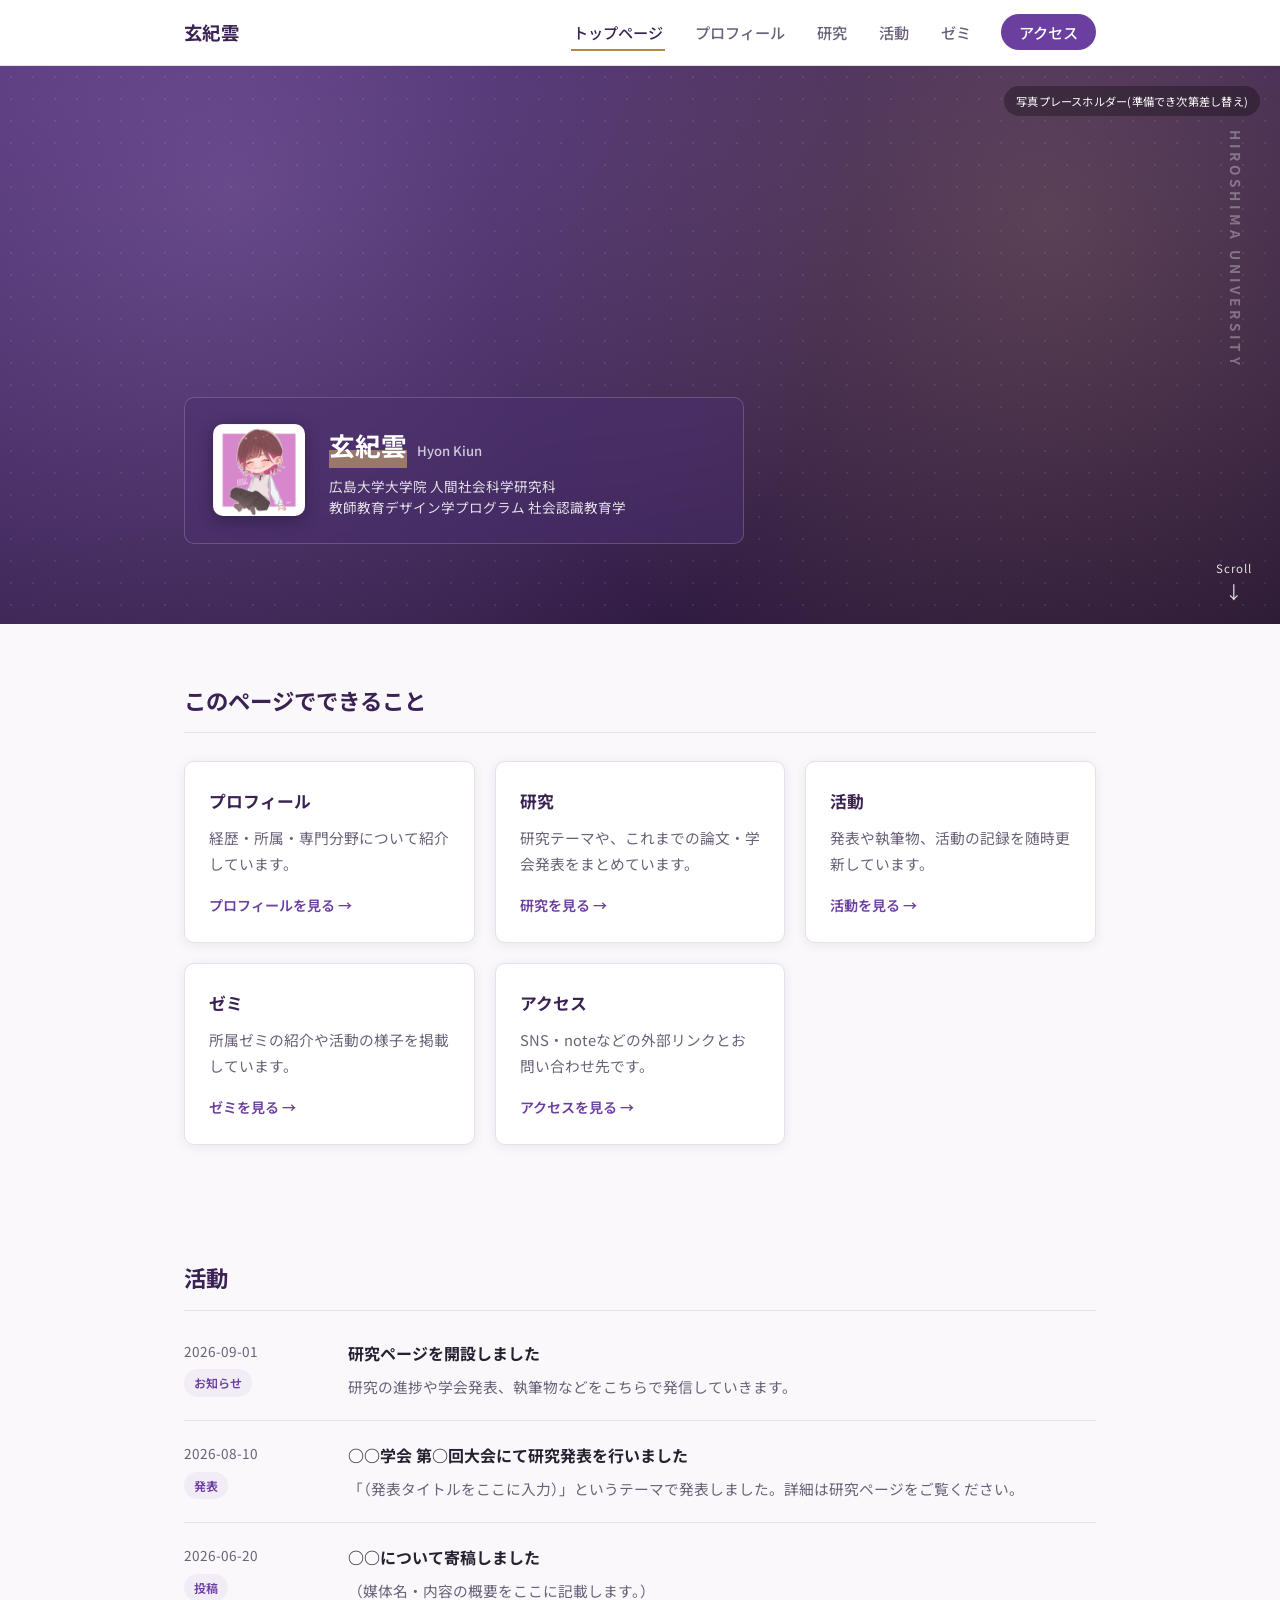
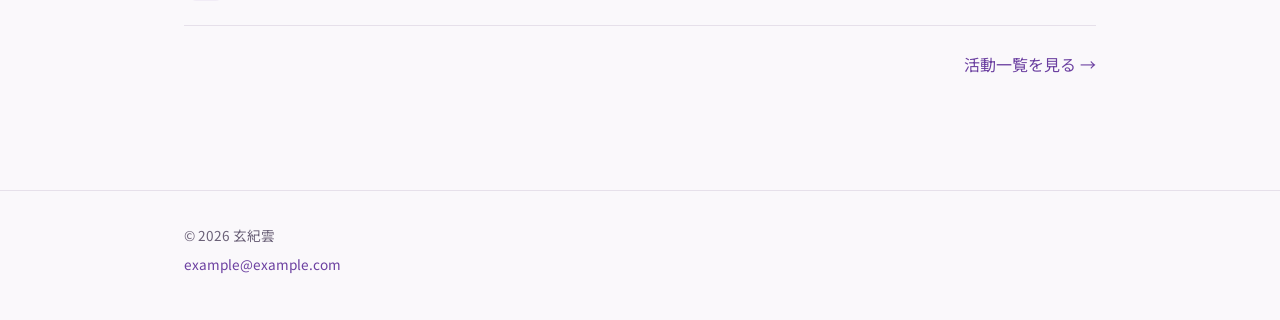
<file: index.html>
<!DOCTYPE html>
<html lang="ja">
<head>
<meta charset="UTF-8">
<meta name="viewport" content="width=device-width, initial-scale=1.0">
<title>玄紀雲の研究ページ</title>
<meta name="description" content="玄紀雲(広島大学大学院 人間社会科学研究科)の研究・活動を紹介するページです。">
<link rel="preconnect" href="https://fonts.googleapis.com">
<link rel="preconnect" href="https://fonts.gstatic.com" crossorigin>
<link href="https://fonts.googleapis.com/css2?family=Noto+Sans+JP:wght@400;500;700&display=swap" rel="stylesheet">
<link rel="stylesheet" href="css/style.css">
</head>
<body>

<header id="site-header"></header>

<section class="hero-photo">
  <span class="hero-photo-note">写真プレースホルダー(準備でき次第差し替え)</span>
  <div class="hero-vertical-text" aria-hidden="true">HIROSHIMA UNIVERSITY</div>
  <div class="hero-photo-inner">
    <div class="hero-tagline-box">
      <div class="hero-intro-photo">
        <img src="images/icon.png" alt="玄紀雲">
      </div>
      <div class="hero-intro-text">
        <h1><span class="hero-intro-highlight">玄紀雲</span> <span class="hero-intro-name-en">Hyon Kiun</span></h1>
        <p class="hero-intro-affiliation">広島大学大学院 人間社会科学研究科<br>教師教育デザイン学プログラム 社会認識教育学</p>
      </div>
    </div>
  </div>
  <a class="scroll-indicator" href="#page-content">
    <span>Scroll</span>
    <span class="scroll-arrow">&darr;</span>
  </a>
</section>

<section class="section" id="page-content">
  <div class="container">
    <h2 class="section-title">このページでできること</h2>
    <div class="card-grid">
      <div class="card reveal">
        <h3>プロフィール</h3>
        <p>経歴・所属・専門分野について紹介しています。</p>
        <a class="more" href="profile.html">プロフィールを見る &rarr;</a>
      </div>
      <div class="card reveal" style="transition-delay:0.05s">
        <h3>研究</h3>
        <p>研究テーマや、これまでの論文・学会発表をまとめています。</p>
        <a class="more" href="research.html">研究を見る &rarr;</a>
      </div>
      <div class="card reveal" style="transition-delay:0.1s">
        <h3>活動</h3>
        <p>発表や執筆物、活動の記録を随時更新しています。</p>
        <a class="more" href="activity.html">活動を見る &rarr;</a>
      </div>
      <div class="card reveal" style="transition-delay:0.15s">
        <h3>ゼミ</h3>
        <p>所属ゼミの紹介や活動の様子を掲載しています。</p>
        <a class="more" href="seminar.html">ゼミを見る &rarr;</a>
      </div>
      <div class="card reveal" style="transition-delay:0.2s">
        <h3>アクセス</h3>
        <p>SNS・noteなどの外部リンクとお問い合わせ先です。</p>
        <a class="more" href="access.html">アクセスを見る &rarr;</a>
      </div>
    </div>
  </div>
</section>

<section class="section">
  <div class="container">
    <h2 class="section-title">活動</h2>
    <ul id="activity-list-preview"></ul>
    <p class="section-footer"><a href="activity.html">活動一覧を見る &rarr;</a></p>
  </div>
</section>

<footer id="site-footer"></footer>

<script src="js/site-config.js"></script>
<script src="js/activity-data.js"></script>
<script src="js/research-data.js"></script>
<script src="js/common.js"></script>
</body>
</html>
</file>
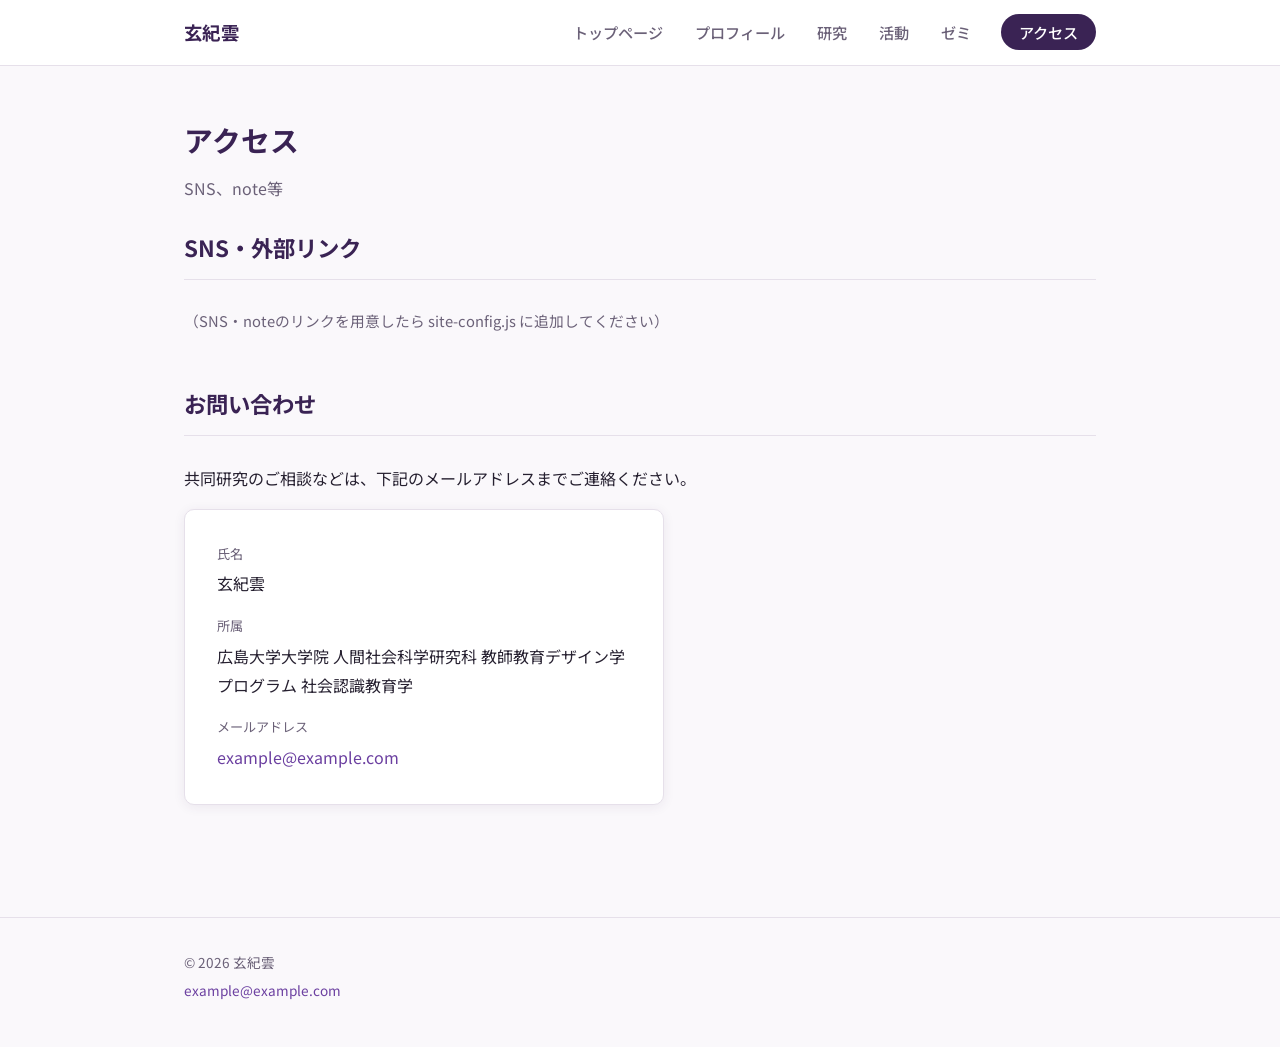
<file: access.html>
<!DOCTYPE html>
<html lang="ja">
<head>
<meta charset="UTF-8">
<meta name="viewport" content="width=device-width, initial-scale=1.0">
<title>アクセス | 玄紀雲の研究ページ</title>
<link rel="preconnect" href="https://fonts.googleapis.com">
<link rel="preconnect" href="https://fonts.gstatic.com" crossorigin>
<link href="https://fonts.googleapis.com/css2?family=Noto+Sans+JP:wght@400;500;700&display=swap" rel="stylesheet">
<link rel="stylesheet" href="css/style.css">
</head>
<body>

<header id="site-header"></header>

<div class="page-header">
  <h1>アクセス</h1>
  <p>SNS、note等</p>
</div>

<section class="section" style="padding-top:0;">
  <div class="container">
    <h2 class="section-title">SNS・外部リンク</h2>
    <ul id="sns-list" class="sns-list"></ul>

    <h2 class="section-title" style="margin-top:48px;">お問い合わせ</h2>
    <p>共同研究のご相談などは、下記のメールアドレスまでご連絡ください。</p>

    <dl class="contact-card reveal">
      <dt>氏名</dt>
      <dd id="contact-name"></dd>
      <dt>所属</dt>
      <dd id="contact-affiliation"></dd>
      <dt>メールアドレス</dt>
      <dd><a id="contact-email" href="#"></a></dd>
    </dl>
  </div>
</section>

<footer id="site-footer"></footer>

<script src="js/site-config.js"></script>
<script src="js/common.js"></script>
<script>
  document.addEventListener("DOMContentLoaded", () => {
    document.getElementById("contact-name").textContent = SITE_CONFIG.personName;
    document.getElementById("contact-affiliation").textContent = SITE_CONFIG.affiliation;
    const emailEl = document.getElementById("contact-email");
    emailEl.textContent = SITE_CONFIG.email;
    emailEl.href = "mailto:" + SITE_CONFIG.email;

    const snsLabels = { twitter: "X (Twitter)", note: "note", researchmap: "researchmap" };
    const snsListEl = document.getElementById("sns-list");
    const entries = Object.entries(SITE_CONFIG.sns).filter(([, url]) => url);

    if (entries.length === 0) {
      snsListEl.innerHTML = `<p class="empty">（SNS・noteのリンクを用意したら site-config.js に追加してください）</p>`;
    } else {
      snsListEl.innerHTML = entries
        .map(
          ([key, url]) => `<li><a href="${url}" target="_blank" rel="noopener">${snsLabels[key] || key}</a></li>`
        )
        .join("");
    }
  });
</script>
</body>
</html>
</file>
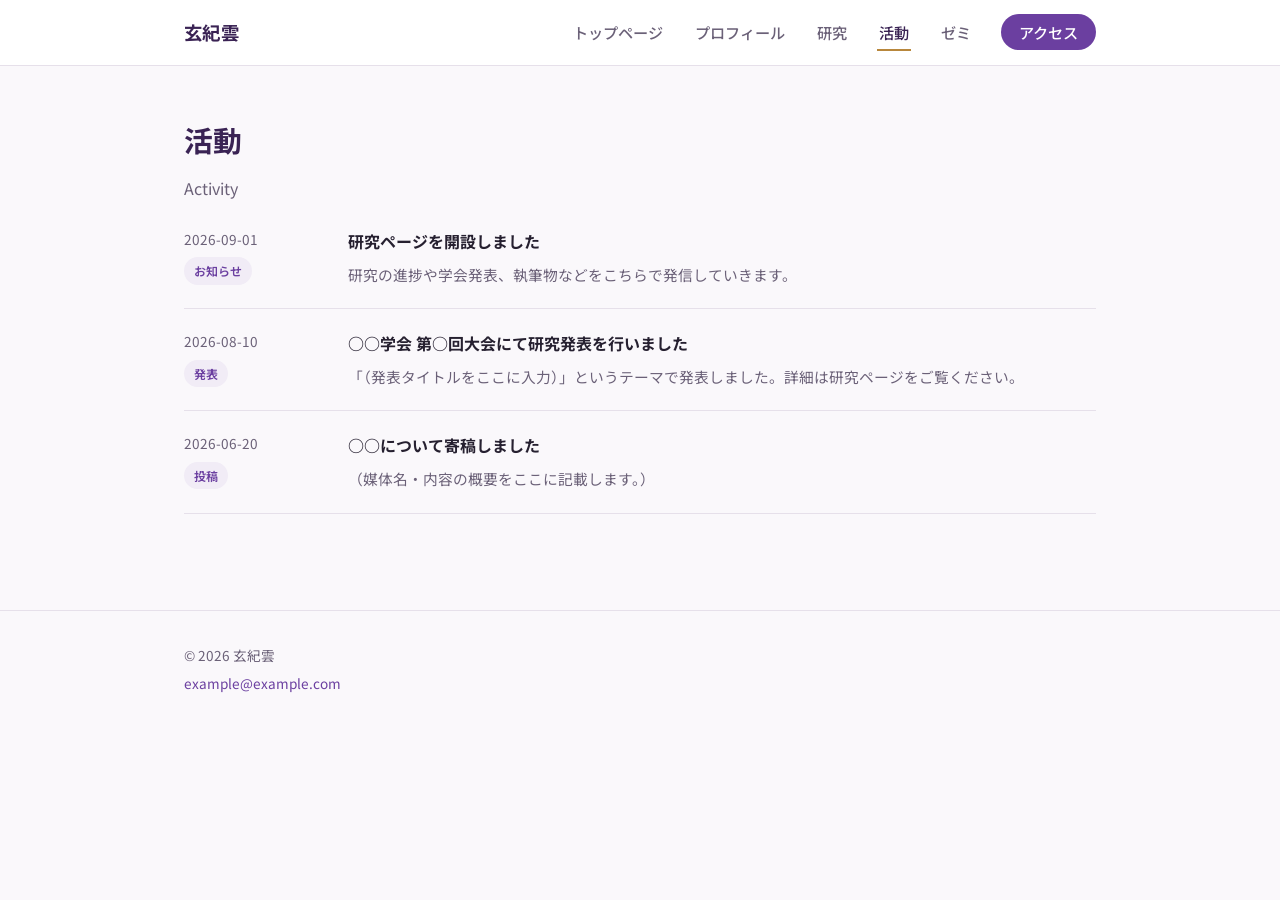
<file: activity.html>
<!DOCTYPE html>
<html lang="ja">
<head>
<meta charset="UTF-8">
<meta name="viewport" content="width=device-width, initial-scale=1.0">
<title>活動 | 玄紀雲の研究ページ</title>
<link rel="preconnect" href="https://fonts.googleapis.com">
<link rel="preconnect" href="https://fonts.gstatic.com" crossorigin>
<link href="https://fonts.googleapis.com/css2?family=Noto+Sans+JP:wght@400;500;700&display=swap" rel="stylesheet">
<link rel="stylesheet" href="css/style.css">
</head>
<body>

<header id="site-header"></header>

<div class="page-header">
  <h1>活動</h1>
  <p>Activity</p>
</div>

<section class="section" style="padding-top:0;">
  <div class="container">
    <ul id="activity-list-full"></ul>
  </div>
</section>

<footer id="site-footer"></footer>

<script src="js/site-config.js"></script>
<script src="js/activity-data.js"></script>
<script src="js/common.js"></script>
</body>
</html>
</file>
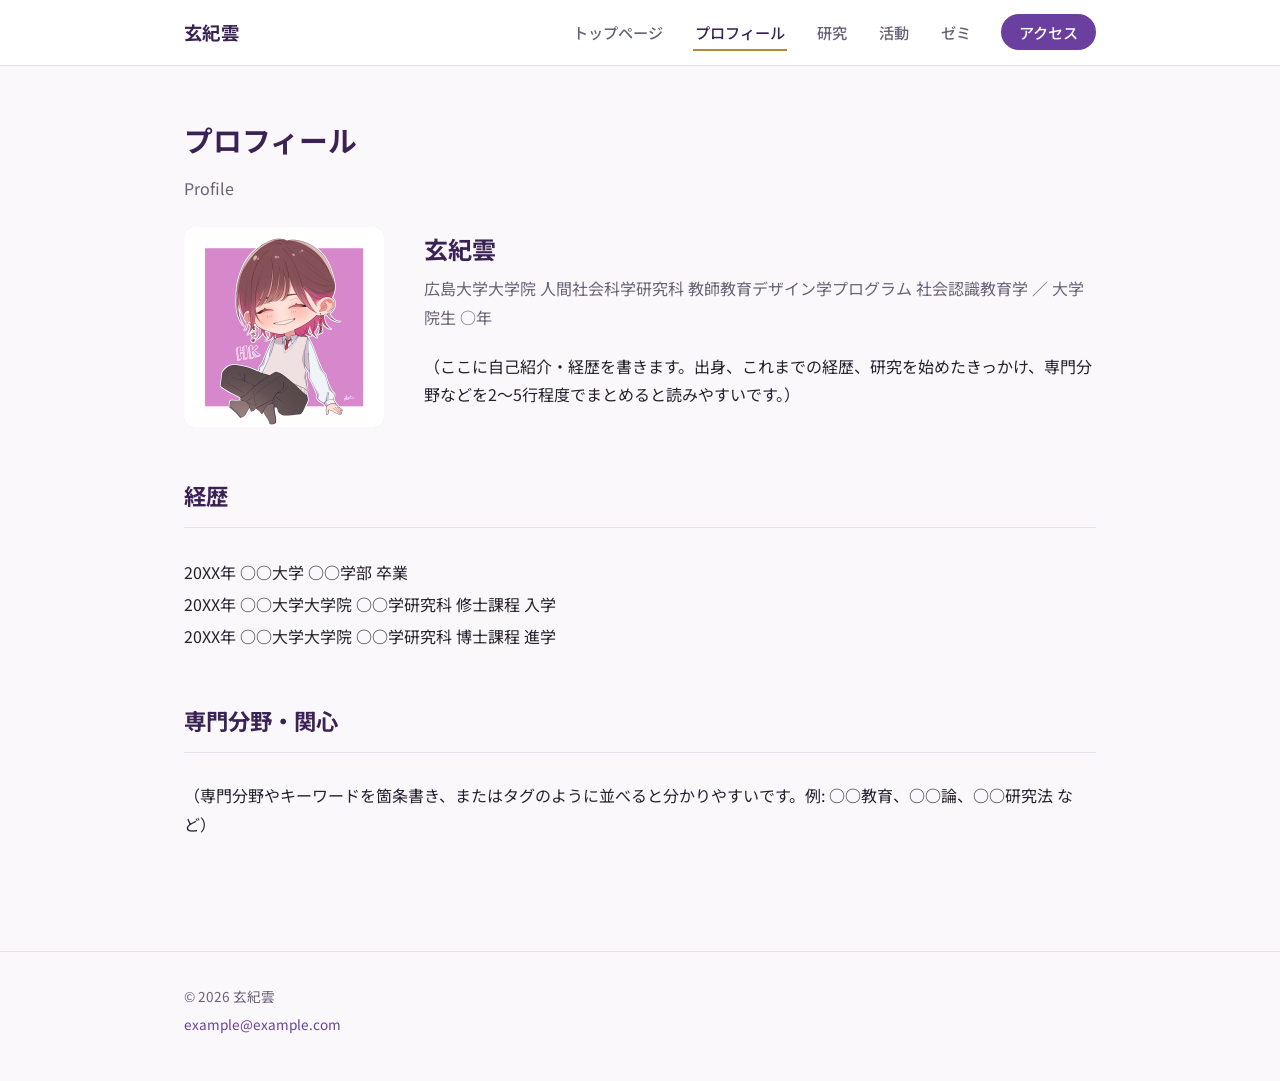
<file: profile.html>
<!DOCTYPE html>
<html lang="ja">
<head>
<meta charset="UTF-8">
<meta name="viewport" content="width=device-width, initial-scale=1.0">
<title>プロフィール | 玄紀雲の研究ページ</title>
<link rel="preconnect" href="https://fonts.googleapis.com">
<link rel="preconnect" href="https://fonts.gstatic.com" crossorigin>
<link href="https://fonts.googleapis.com/css2?family=Noto+Sans+JP:wght@400;500;700&display=swap" rel="stylesheet">
<link rel="stylesheet" href="css/style.css">
</head>
<body>

<header id="site-header"></header>

<div class="page-header">
  <h1>プロフィール</h1>
  <p>Profile</p>
</div>

<section class="section" style="padding-top:0;">
  <div class="container">
    <div class="profile-layout reveal">
      <div class="profile-photo"><img src="images/icon.png" alt="玄紀雲"></div>
      <div class="profile-info">
        <h2 id="profile-name"></h2>
        <p class="affiliation" id="profile-affiliation"></p>
        <p class="intro">（ここに自己紹介・経歴を書きます。出身、これまでの経歴、研究を始めたきっかけ、専門分野などを2〜5行程度でまとめると読みやすいです。）</p>
      </div>
    </div>

    <h2 class="section-title" style="margin-top:48px;">経歴</h2>
    <ul class="reveal" style="line-height:2;">
      <li>20XX年 ○○大学 ○○学部 卒業</li>
      <li>20XX年 ○○大学大学院 ○○学研究科 修士課程 入学</li>
      <li>20XX年 ○○大学大学院 ○○学研究科 博士課程 進学</li>
    </ul>

    <h2 class="section-title" style="margin-top:48px;">専門分野・関心</h2>
    <p class="reveal">（専門分野やキーワードを箇条書き、またはタグのように並べると分かりやすいです。例: ○○教育、○○論、○○研究法 など）</p>
  </div>
</section>

<footer id="site-footer"></footer>

<script src="js/site-config.js"></script>
<script src="js/common.js"></script>
<script>
  document.addEventListener("DOMContentLoaded", () => {
    document.getElementById("profile-name").textContent = SITE_CONFIG.personName;
    document.getElementById("profile-affiliation").textContent =
      SITE_CONFIG.affiliation + " ／ " + SITE_CONFIG.status;
  });
</script>
</body>
</html>
</file>
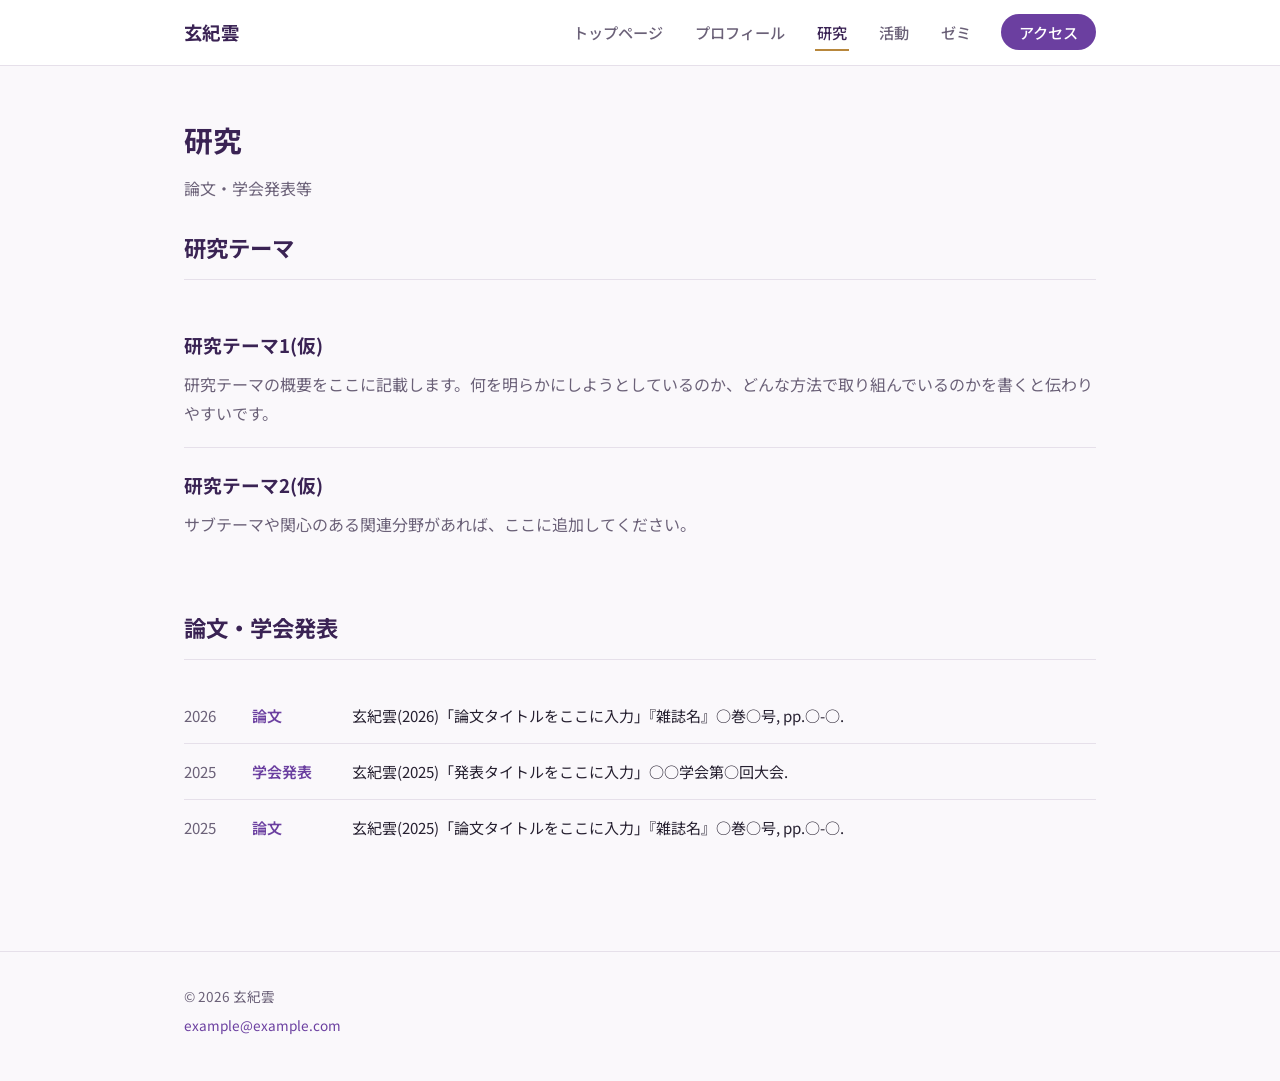
<file: research.html>
<!DOCTYPE html>
<html lang="ja">
<head>
<meta charset="UTF-8">
<meta name="viewport" content="width=device-width, initial-scale=1.0">
<title>研究 | 玄紀雲の研究ページ</title>
<link rel="preconnect" href="https://fonts.googleapis.com">
<link rel="preconnect" href="https://fonts.gstatic.com" crossorigin>
<link href="https://fonts.googleapis.com/css2?family=Noto+Sans+JP:wght@400;500;700&display=swap" rel="stylesheet">
<link rel="stylesheet" href="css/style.css">
</head>
<body>

<header id="site-header"></header>

<div class="page-header">
  <h1>研究</h1>
  <p>論文・学会発表等</p>
</div>

<section class="section" style="padding-top:0;">
  <div class="container">
    <h2 class="section-title">研究テーマ</h2>
    <div id="research-themes"></div>

    <h2 class="section-title" style="margin-top:48px;">論文・学会発表</h2>
    <ul id="publications-list"></ul>
  </div>
</section>

<footer id="site-footer"></footer>

<script src="js/site-config.js"></script>
<script src="js/research-data.js"></script>
<script src="js/common.js"></script>
</body>
</html>
</file>
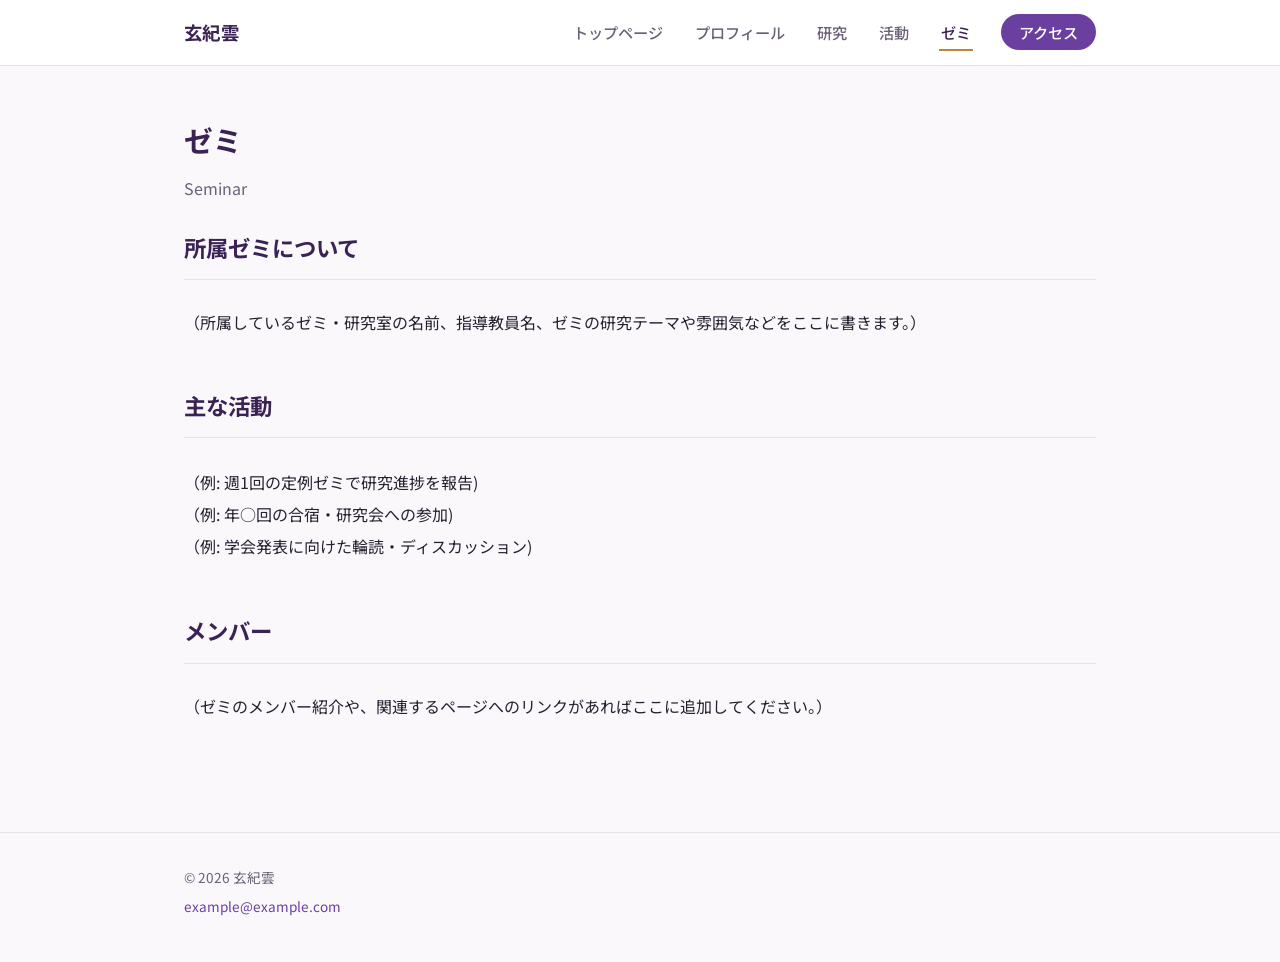
<file: seminar.html>
<!DOCTYPE html>
<html lang="ja">
<head>
<meta charset="UTF-8">
<meta name="viewport" content="width=device-width, initial-scale=1.0">
<title>ゼミ | 玄紀雲の研究ページ</title>
<link rel="preconnect" href="https://fonts.googleapis.com">
<link rel="preconnect" href="https://fonts.gstatic.com" crossorigin>
<link href="https://fonts.googleapis.com/css2?family=Noto+Sans+JP:wght@400;500;700&display=swap" rel="stylesheet">
<link rel="stylesheet" href="css/style.css">
</head>
<body>

<header id="site-header"></header>

<div class="page-header">
  <h1>ゼミ</h1>
  <p>Seminar</p>
</div>

<section class="section" style="padding-top:0;">
  <div class="container">
    <h2 class="section-title">所属ゼミについて</h2>
    <p class="reveal">（所属しているゼミ・研究室の名前、指導教員名、ゼミの研究テーマや雰囲気などをここに書きます。）</p>

    <h2 class="section-title" style="margin-top:48px;">主な活動</h2>
    <ul class="reveal" style="line-height:2;">
      <li>（例: 週1回の定例ゼミで研究進捗を報告)</li>
      <li>（例: 年○回の合宿・研究会への参加)</li>
      <li>（例: 学会発表に向けた輪読・ディスカッション)</li>
    </ul>

    <h2 class="section-title" style="margin-top:48px;">メンバー</h2>
    <p class="reveal">（ゼミのメンバー紹介や、関連するページへのリンクがあればここに追加してください。）</p>
  </div>
</section>

<footer id="site-footer"></footer>

<script src="js/site-config.js"></script>
<script src="js/common.js"></script>
</body>
</html>
</file>
<file: css/style.css>
/* ==========================================================
   基本設定
   ========================================================== */
:root {
  /* ヒーロー(トップの紫の帯)専用。テーマが変わっても固定です */
  --color-hero-from: #4b2e6f;
  --color-hero-to: #271534;

  /* ページ全体のトークン。ライト/ダークで下記のブロックにより切り替わります */
  --color-bg: #faf8fb;
  --color-surface: #ffffff;
  --color-text: #262030;
  --color-text-soft: #6b6178;
  --color-border: #e6e0ea;
  --color-heading: #3a2354;
  --color-link: #6b3fa0;
  --color-accent: #b8873c;
  --color-badge-bg: #f1ecf6;
  --color-photo-placeholder: #e6e0ea;
  --shadow: 0 2px 12px rgba(58, 35, 84, 0.08);
  --shadow-hover: 0 6px 20px rgba(58, 35, 84, 0.14);

  --max-width: 960px;
  --radius: 10px;
}

@media (prefers-color-scheme: dark) {
  :root:not([data-theme="light"]) {
    --color-bg: #17121f;
    --color-surface: #201a2c;
    --color-text: #ece7f2;
    --color-text-soft: #b0a7c2;
    --color-border: #352a44;
    --color-heading: #e9defa;
    --color-link: #b48ee0;
    --color-accent: #d9b46a;
    --color-badge-bg: #2c2338;
    --color-photo-placeholder: #2c2338;
    --shadow: 0 2px 14px rgba(0, 0, 0, 0.35);
    --shadow-hover: 0 8px 24px rgba(0, 0, 0, 0.45);
  }
}

:root[data-theme="dark"] {
  --color-bg: #17121f;
  --color-surface: #201a2c;
  --color-text: #ece7f2;
  --color-text-soft: #b0a7c2;
  --color-border: #352a44;
  --color-heading: #e9defa;
  --color-link: #b48ee0;
  --color-accent: #d9b46a;
  --color-badge-bg: #2c2338;
  --color-photo-placeholder: #2c2338;
  --shadow: 0 2px 14px rgba(0, 0, 0, 0.35);
  --shadow-hover: 0 8px 24px rgba(0, 0, 0, 0.45);
}

* {
  box-sizing: border-box;
}

html {
  scroll-behavior: smooth;
}

body {
  margin: 0;
  font-family: "Noto Sans JP", "Hiragino Sans", "Yu Gothic", sans-serif;
  color: var(--color-text);
  background: var(--color-bg);
  line-height: 1.8;
  -webkit-font-smoothing: antialiased;
}

img {
  max-width: 100%;
  display: block;
}

a {
  color: var(--color-link);
  text-decoration: none;
}

a:hover {
  text-decoration: underline;
}

ul {
  list-style: none;
  margin: 0;
  padding: 0;
}

.container {
  max-width: var(--max-width);
  margin: 0 auto;
  padding: 0 24px;
}

/* ==========================================================
   ヘッダー
   ========================================================== */
#site-header {
  position: sticky;
  top: 0;
  z-index: 100;
  background: var(--color-surface);
  border-bottom: 1px solid var(--color-border);
}

.header-inner {
  max-width: var(--max-width);
  margin: 0 auto;
  padding: 16px 24px;
  display: flex;
  align-items: center;
  justify-content: space-between;
}

.brand {
  font-size: 1.15rem;
  font-weight: 700;
  color: var(--color-heading);
  letter-spacing: 0.02em;
}

.brand:hover {
  text-decoration: none;
}

.site-nav ul {
  display: flex;
  gap: 28px;
}

.site-nav a {
  color: var(--color-text-soft);
  font-size: 0.95rem;
  font-weight: 500;
  padding: 6px 2px;
  border-bottom: 2px solid transparent;
  transition: color 0.15s ease, border-color 0.15s ease;
}

.site-nav a:hover {
  color: var(--color-heading);
  text-decoration: none;
}

.site-nav a.active {
  color: var(--color-heading);
  border-bottom-color: var(--color-accent);
}

.site-nav a.nav-cta {
  color: #fff;
  background: var(--color-link);
  padding: 7px 18px;
  border-radius: 999px;
  border-bottom: none;
}

.site-nav a.nav-cta:hover {
  color: #fff;
  background: var(--color-heading);
}

.site-nav a.nav-cta.active {
  color: #fff;
  background: var(--color-heading);
  border-bottom: none;
}

.nav-toggle {
  display: none;
  flex-direction: column;
  justify-content: center;
  gap: 5px;
  width: 32px;
  height: 32px;
  background: none;
  border: none;
  cursor: pointer;
  padding: 0;
}

.nav-toggle span {
  display: block;
  height: 2px;
  background: var(--color-heading);
  border-radius: 1px;
}

/* ==========================================================
   ヒーロー(トップページ上部・写真プレースホルダー)
   実際の写真ができたら .hero-photo の background を
   画像に差し替えてください(下の解説コメント参照)。
   ========================================================== */
.hero-photo {
  position: relative;
  min-height: 62vh;
  display: flex;
  align-items: flex-end;
  overflow: hidden;
  color: #fff;

  /* ↓ここが写真の代わりのプレースホルダー背景です。
     実際の写真を使う場合は例えば次のように書き換えます:
     background: linear-gradient(180deg, rgba(20,10,30,.45), rgba(20,10,30,.7)),
                 url("images/hero.jpg") center/cover no-repeat; */
  background: radial-gradient(circle at 18% 22%, rgba(180, 143, 224, 0.32), transparent 55%),
    radial-gradient(circle at 82% 28%, rgba(217, 180, 106, 0.22), transparent 50%),
    linear-gradient(160deg, var(--color-hero-from) 0%, var(--color-hero-to) 100%);
}

.hero-photo::after {
  content: "";
  position: absolute;
  inset: 0;
  background-image: radial-gradient(rgba(255, 255, 255, 0.08) 1px, transparent 1px);
  background-size: 22px 22px;
  pointer-events: none;
}

.hero-photo-note {
  position: absolute;
  top: 20px;
  right: 20px;
  z-index: 2;
  font-size: 0.7rem;
  color: #fff;
  background: rgba(0, 0, 0, 0.3);
  padding: 5px 12px;
  border-radius: 999px;
  letter-spacing: 0.02em;
}

.hero-vertical-text {
  position: absolute;
  top: 64px;
  right: 32px;
  z-index: 1;
  writing-mode: vertical-rl;
  font-size: 0.85rem;
  letter-spacing: 0.3em;
  color: rgba(255, 255, 255, 0.32);
  font-weight: 700;
  user-select: none;
}

.hero-photo-inner {
  position: relative;
  z-index: 2;
  max-width: var(--max-width);
  margin: 0 auto;
  width: 100%;
  padding: 0 24px;
}

.hero-tagline-box {
  background: rgba(75, 46, 111, 0.5);
  backdrop-filter: blur(10px);
  -webkit-backdrop-filter: blur(10px);
  border: 1px solid rgba(255, 255, 255, 0.18);
  padding: 24px 28px;
  margin: 0 0 80px;
  max-width: 560px;
  border-radius: 10px;
  display: flex;
  align-items: center;
  gap: 24px;
}

.hero-intro-photo {
  flex: 0 0 92px;
  width: 92px;
  height: 92px;
  border-radius: 10px;
  overflow: hidden;
  box-shadow: 0 4px 16px rgba(0, 0, 0, 0.3);
}

.hero-intro-photo img {
  width: 100%;
  height: 100%;
  object-fit: cover;
}

.hero-intro-text h1 {
  display: flex;
  align-items: baseline;
  flex-wrap: wrap;
  gap: 10px;
  font-size: clamp(1.2rem, 2.4vw, 1.6rem);
  margin: 0 0 8px;
  color: #fff;
}

.hero-intro-highlight {
  background: linear-gradient(transparent 60%, rgba(217, 180, 106, 0.55) 60%);
}

.hero-intro-name-en {
  font-size: 0.82rem;
  font-weight: 500;
  color: rgba(255, 255, 255, 0.75);
}

.hero-intro-affiliation {
  margin: 0;
  font-size: 0.85rem;
  color: rgba(255, 255, 255, 0.85);
  line-height: 1.6;
}

.scroll-indicator {
  position: absolute;
  right: 28px;
  bottom: 24px;
  z-index: 2;
  display: flex;
  flex-direction: column;
  align-items: center;
  gap: 4px;
  color: rgba(255, 255, 255, 0.85);
  font-size: 0.72rem;
  letter-spacing: 0.08em;
}

.scroll-indicator:hover {
  color: #fff;
  text-decoration: none;
}

.scroll-arrow {
  font-size: 1.1rem;
  line-height: 1;
}

@media (prefers-reduced-motion: no-preference) {
  .scroll-arrow {
    animation: bounceDown 1.6s ease-in-out infinite;
  }
}

@keyframes bounceDown {
  0%,
  100% {
    transform: translateY(0);
  }
  50% {
    transform: translateY(6px);
  }
}

/* ==========================================================
   共通セクション
   ========================================================== */
.section {
  padding: 56px 24px;
}

.section-title {
  font-size: 1.4rem;
  font-weight: 700;
  color: var(--color-heading);
  margin: 0 0 28px;
  padding-bottom: 12px;
  border-bottom: 1px solid var(--color-border);
}

.page-header {
  padding: 48px 24px 24px;
  max-width: var(--max-width);
  margin: 0 auto;
}

.page-header h1 {
  font-size: 1.8rem;
  color: var(--color-heading);
  margin: 0 0 8px;
}

.page-header p {
  color: var(--color-text-soft);
  margin: 0;
}

/* ==========================================================
   カード(トップページの案内リンクなど)
   ========================================================== */
.card-grid {
  display: grid;
  grid-template-columns: repeat(auto-fit, minmax(220px, 1fr));
  gap: 20px;
}

.card {
  background: var(--color-surface);
  border: 1px solid var(--color-border);
  border-radius: var(--radius);
  padding: 24px;
  box-shadow: var(--shadow);
  transition: transform 0.15s ease, box-shadow 0.15s ease;
}

.card:hover {
  transform: translateY(-2px);
  box-shadow: var(--shadow-hover);
}

.card h3 {
  margin: 0 0 8px;
  color: var(--color-heading);
  font-size: 1.05rem;
}

.card p {
  margin: 0 0 12px;
  color: var(--color-text-soft);
  font-size: 0.92rem;
}

.card a.more {
  font-size: 0.88rem;
  font-weight: 600;
}

/* ==========================================================
   お知らせ一覧
   ========================================================== */
.news-item {
  display: flex;
  gap: 24px;
  padding: 20px 0;
  border-bottom: 1px solid var(--color-border);
}

.news-item:first-child {
  padding-top: 0;
}

.news-meta {
  flex: 0 0 140px;
  display: flex;
  flex-direction: column;
  gap: 6px;
}

.news-date {
  font-size: 0.85rem;
  color: var(--color-text-soft);
}

.news-category {
  display: inline-block;
  font-size: 0.75rem;
  font-weight: 600;
  color: var(--color-link);
  background: var(--color-badge-bg);
  border-radius: 999px;
  padding: 3px 10px;
  width: fit-content;
}

.news-body h3 {
  margin: 0 0 6px;
  font-size: 1rem;
  color: var(--color-text);
}

.news-body p {
  margin: 0;
  color: var(--color-text-soft);
  font-size: 0.92rem;
}

.section-footer {
  margin-top: 24px;
  text-align: right;
}

/* ==========================================================
   プロフィールページ
   ========================================================== */
.profile-layout {
  display: grid;
  grid-template-columns: 200px 1fr;
  gap: 40px;
  align-items: start;
}

.profile-photo {
  width: 200px;
  height: 200px;
  border-radius: var(--radius);
  background: var(--color-photo-placeholder);
  display: flex;
  align-items: center;
  justify-content: center;
  color: var(--color-text-soft);
  font-size: 0.85rem;
  text-align: center;
  overflow: hidden;
}

.profile-photo img {
  width: 100%;
  height: 100%;
  object-fit: cover;
}

.profile-info h2 {
  margin: 0 0 4px;
  color: var(--color-heading);
}

.profile-info .affiliation {
  color: var(--color-text-soft);
  margin: 0 0 20px;
}

.profile-info .intro {
  white-space: pre-line;
}

/* ==========================================================
   研究・業績ページ
   ========================================================== */
.research-theme {
  padding: 20px 0;
  border-bottom: 1px solid var(--color-border);
}

.research-theme:last-child {
  border-bottom: none;
}

.research-theme h3 {
  margin: 0 0 8px;
  color: var(--color-heading);
}

.research-theme p {
  margin: 0;
  color: var(--color-text-soft);
}

.pub-item {
  display: flex;
  gap: 16px;
  padding: 14px 0;
  border-bottom: 1px solid var(--color-border);
  font-size: 0.94rem;
}

.pub-item:last-child {
  border-bottom: none;
}

.pub-year {
  flex: 0 0 52px;
  color: var(--color-text-soft);
}

.pub-type {
  flex: 0 0 84px;
  color: var(--color-link);
  font-weight: 600;
}

.pub-text {
  flex: 1;
}

/* ==========================================================
   アクセスページ(SNS一覧・連絡先)
   ========================================================== */
.sns-list li {
  padding: 14px 0;
  border-bottom: 1px solid var(--color-border);
  font-size: 1rem;
}

.sns-list li:last-child {
  border-bottom: none;
}

.sns-list .empty {
  color: var(--color-text-soft);
  font-size: 0.92rem;
}

.contact-card {
  background: var(--color-surface);
  border: 1px solid var(--color-border);
  border-radius: var(--radius);
  padding: 32px;
  box-shadow: var(--shadow);
  max-width: 480px;
}

.contact-card dt {
  font-size: 0.82rem;
  color: var(--color-text-soft);
  margin-top: 16px;
}

.contact-card dt:first-child {
  margin-top: 0;
}

.contact-card dd {
  margin: 4px 0 0;
  font-size: 1rem;
}

/* ==========================================================
   フッター
   ========================================================== */
#site-footer {
  border-top: 1px solid var(--color-border);
  margin-top: 40px;
}

.footer-inner {
  max-width: var(--max-width);
  margin: 0 auto;
  padding: 28px 24px 40px;
  color: var(--color-text-soft);
  font-size: 0.85rem;
}

.footer-inner p {
  margin: 4px 0;
}

/* ==========================================================
   動きの演出(スクロールで要素がふわっと表示される)
   .reveal を付けた要素は、画面内に入ったタイミングで
   js/common.js の setupScrollReveal() が is-visible を付与します。
   ========================================================== */
@media (prefers-reduced-motion: no-preference) {
  .reveal {
    opacity: 0;
    transform: translateY(16px);
    transition: opacity 0.5s ease, transform 0.5s ease;
  }

  .reveal.is-visible {
    opacity: 1;
    transform: translateY(0);
  }
}

/* ==========================================================
   レスポンシブ(スマートフォン)
   ========================================================== */
@media (max-width: 720px) {
  .nav-toggle {
    display: flex;
  }

  .site-nav {
    position: absolute;
    top: 100%;
    left: 0;
    right: 0;
    background: var(--color-surface);
    border-bottom: 1px solid var(--color-border);
    display: none;
  }

  .site-nav.open {
    display: block;
  }

  .site-nav ul {
    flex-direction: column;
    padding: 8px 24px 16px;
    gap: 4px;
  }

  .site-nav a {
    display: block;
    padding: 10px 0;
    border-bottom: none;
  }

  .profile-layout {
    grid-template-columns: 1fr;
  }

  .profile-photo {
    width: 140px;
    height: 140px;
  }

  .news-item {
    flex-direction: column;
    gap: 8px;
  }

  .news-meta {
    flex-direction: row;
    align-items: center;
  }

  .hero-photo {
    min-height: 52vh;
  }

  .hero-vertical-text {
    display: none;
  }

  .hero-tagline-box {
    padding: 18px 20px;
    margin-bottom: 90px;
    flex-direction: column;
    align-items: flex-start;
    gap: 14px;
  }

  .hero-intro-photo {
    flex: 0 0 72px;
    width: 72px;
    height: 72px;
  }

  .hero-photo-note {
    max-width: 130px;
    font-size: 0.62rem;
    text-align: right;
  }
}
</file>
